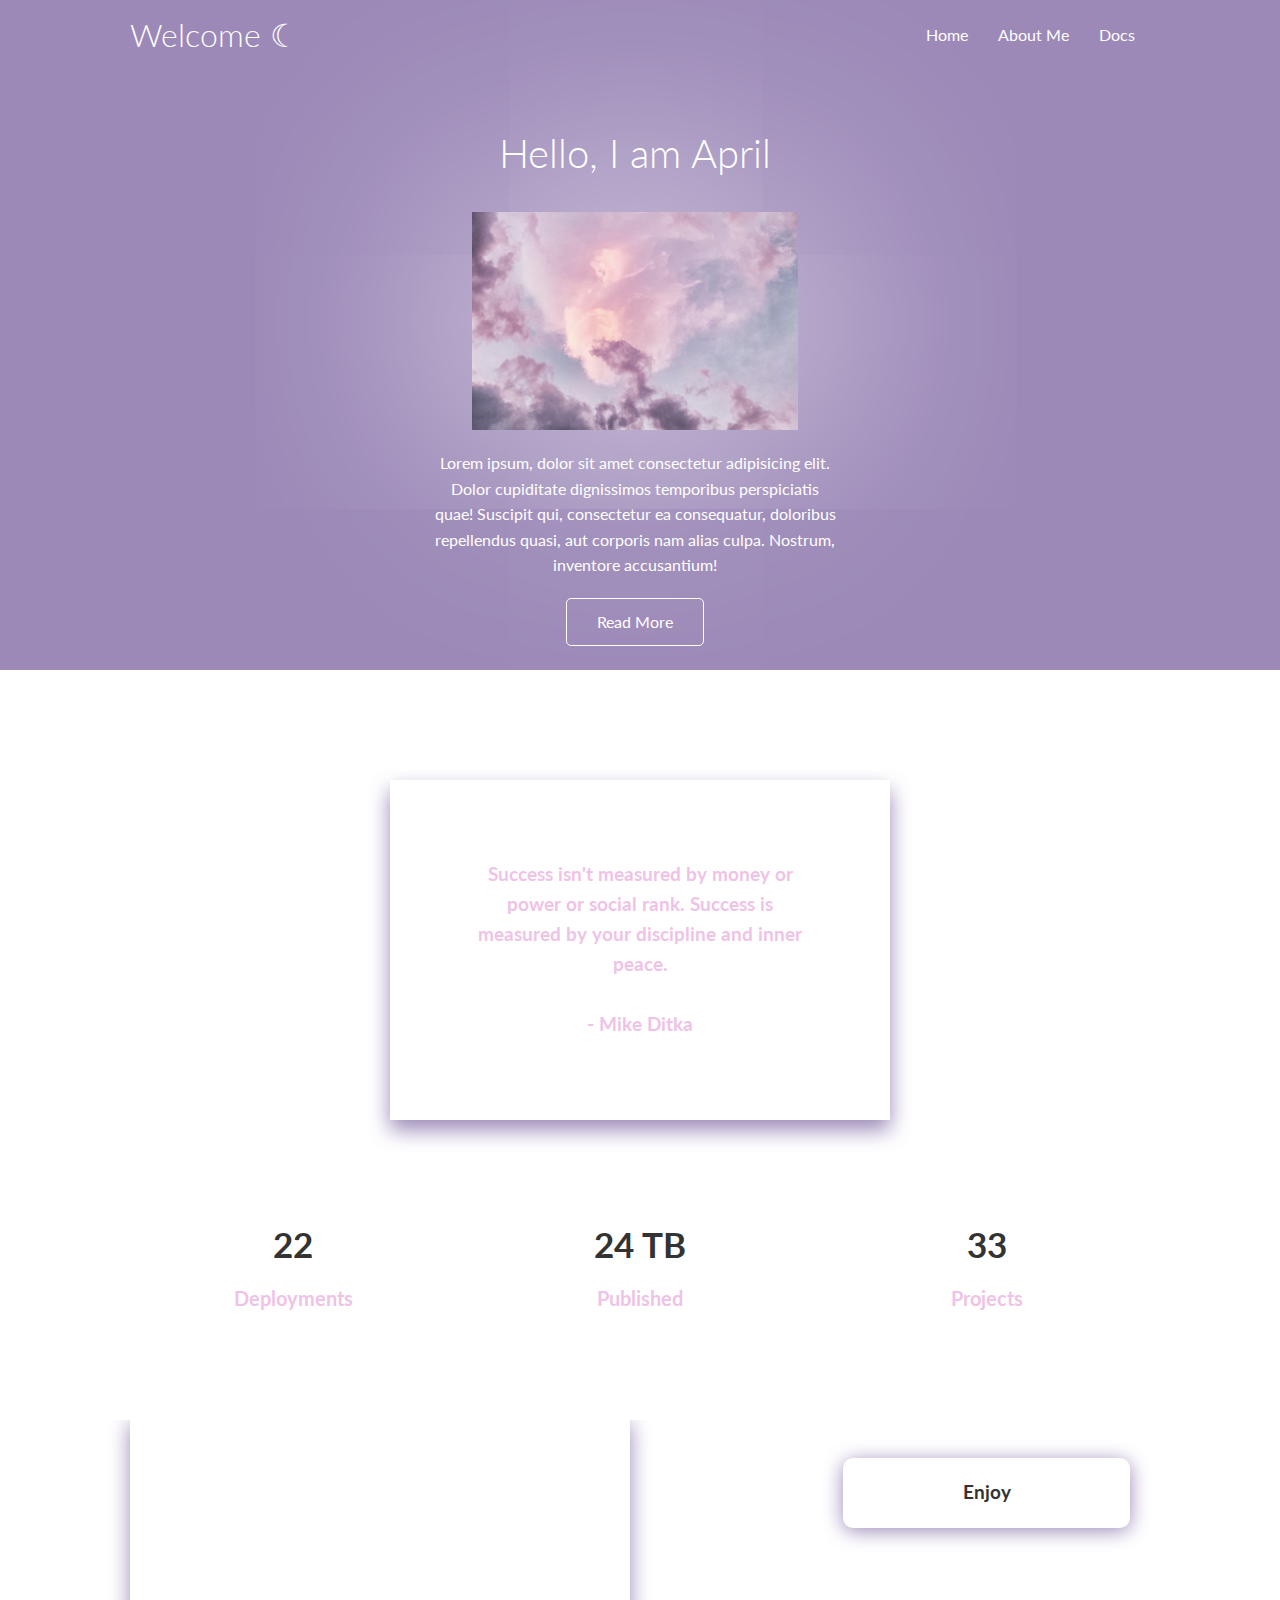
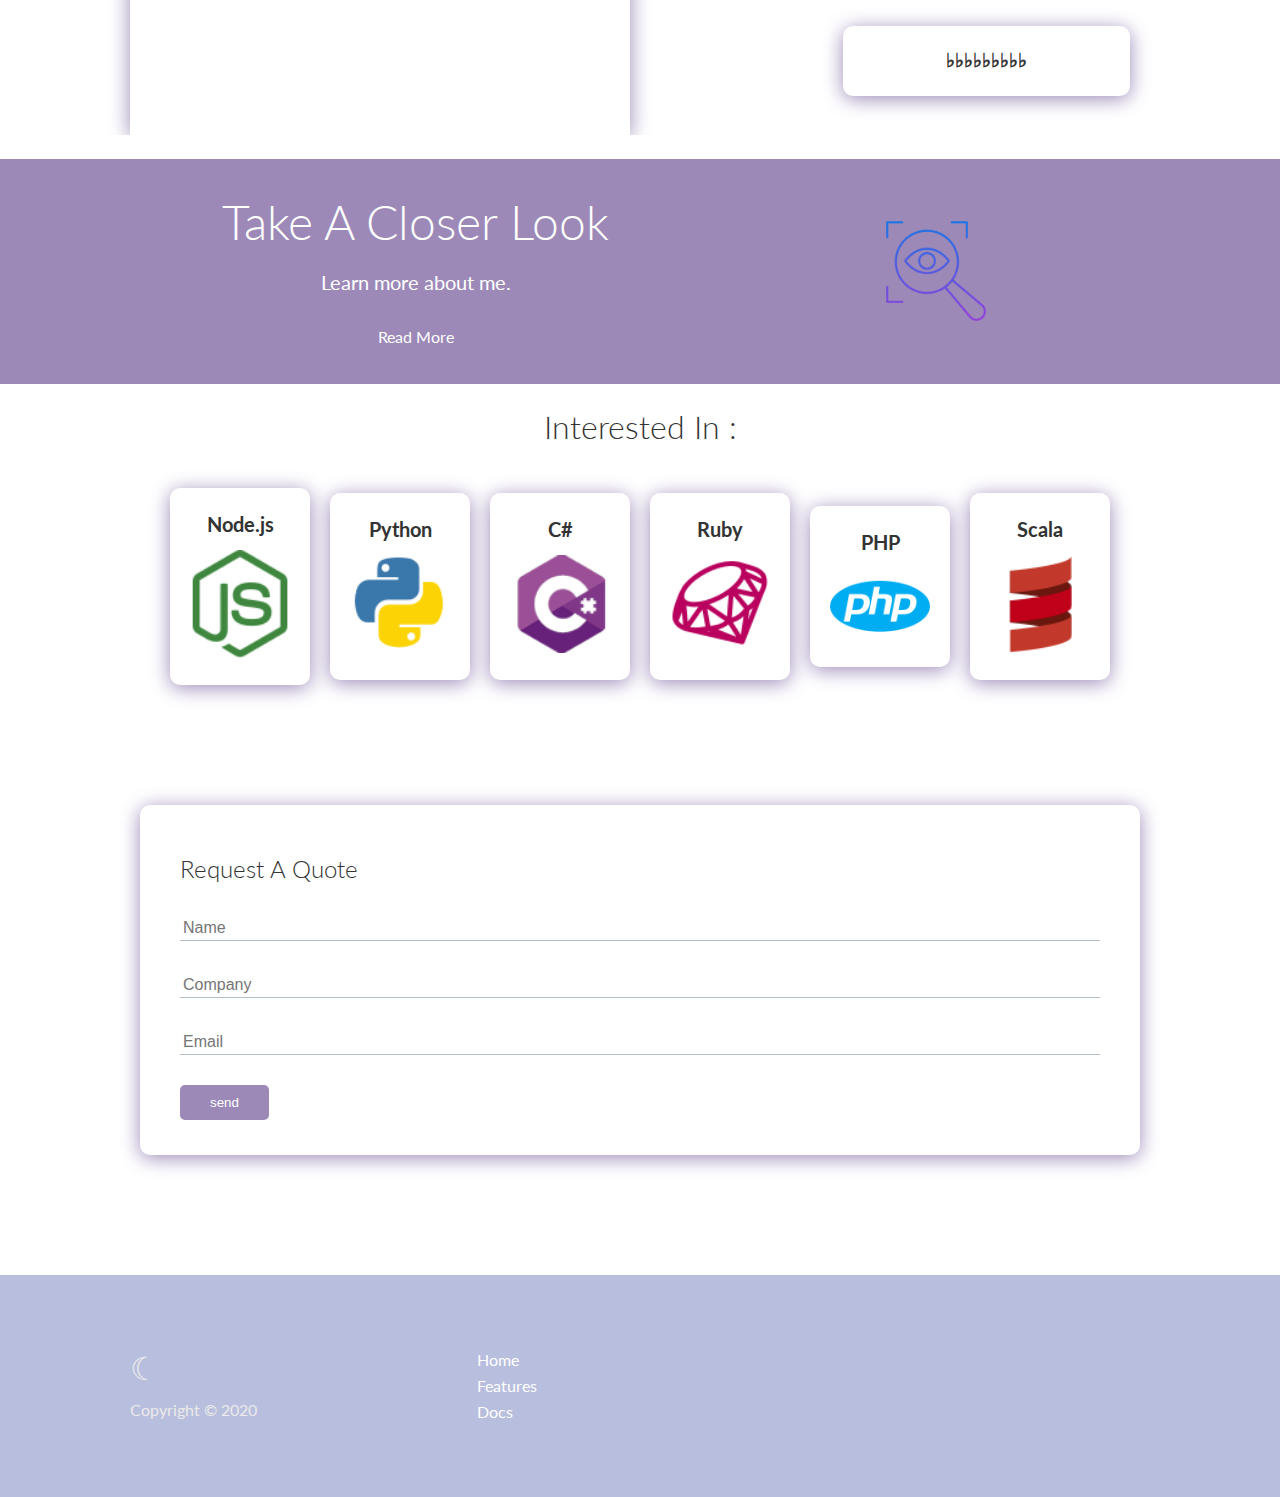
<file: index.html>
<!DOCTYPE html>
<html lang="en">
<head>
    <meta charset="UTF-8">
    <meta http-equiv="X-UA-Compatible" content="IE=edge">
    <meta name="viewport" content="width=device-width, initial-scale=1.0">
    <link rel="stylesheet" href="https://cdnjs.cloudflare.com/ajax/libs/font-awesome/5.15.1/css/all.min.css" 
    integrity="sha512-+4zCK9k+qNFUR5X+cKL9EIR+ZOhtIloNl9GIKS57V1MyNsYpYcUrUeQc9vNfzsWfV28IaLL3i96P9sdNyeRssA==" 
    crossorigin="anonymous" referrerpolicy="no-referrer" />
    <link rel="stylesheet" href="css/utilities.css">
    <link rel="stylesheet" href="css/style.css">
    <title> April &#9790; </title>
</head>
<body>
    <!-- Navbar -->
    <div class="navbar">
        <div class="container flex">
            <h1 class="logo">Welcome &#9790;</h1>
            <nav>
                <ul>
                    <li><a href="index.html">Home</a></li>
                    <li><a href="features.html">About Me</a></li>
                    <li><a href="docs.html">Docs</a></li>
                </ul>
            </nav>
        </div>
    </div>

    <!-- Showcase -->
    <section class="showcase">
        <div class="container grid">
            <div class="showcase-text">
                <h1>Hello, I am April </h1>
                <img src="images/pinkcloudss.png" alt="">
                <p>
                    Lorem ipsum, dolor sit amet consectetur adipisicing elit. Dolor cupiditate dignissimos temporibus perspiciatis quae! Suscipit qui, consectetur ea consequatur, doloribus repellendus quasi, aut corporis nam alias culpa. Nostrum, inventore accusantium!

                </p>
                <a href="features.html" class="btn btn-outline">Read More</a>
            </div>
        </div>

    </section>


    <!-- Stats -->
    <section class="stats">
        <div class="container">
            <h3 class="stats-heading text-center my-1">
                Success isn't measured by money or power or social rank. Success is measured by your discipline and inner peace. <br>
                <br> - Mike Ditka
            </h3>

            <div class="grid grid-3 text-center my-4">
                <div>
                    <i class="fas fa-server fa-3x"></i>
                    <i class="fa-thin fa-sparkles"></i>
                    <h3>22</h3>
                    <p class="text-secondary">Deployments</p>
                </div>
                <div>
                    <i class="fas fa-upload fa-3x"></i>
                    <h3>24 TB</h3>
                    <p class="text-secondary">Published</p>
                </div>
                <div>
                    <i class="fas fa-project-diagram fa-3x"></i>
                    <h3>33</h3>
                    <p class="text-secondary">Projects</p>
                </div>
            </div>
        </div>
    </section>


    <!-- Cli -->
    <section class="cli">
        <div class="container grid">
            <div>
                <iframe id="musicvideo"  width="500" height="315" src="https://www.youtube.com/embed/6NChKGSyIok?controls=0" title="YouTube video player" frameborder="0" allow="accelerometer; autoplay; clipboard-write; encrypted-media; gyroscope; picture-in-picture" allowfullscreen>
                </iframe>
            </div>        
            <div class="card">
                <h3>Enjoy</h3>
            </div>
            <div class="card">
                <h3>&#9837;&#9837;&#9837;&#9837;&#9837;&#9837;&#9837;&#9837;&#9837;</h3>
            </div>
        </div>
    </section>


    <!-- Cloud -->
    <section class="cloud bg-primary my-2 py-2">
        <div class="container grid">
            <div class="text-center">
                <h2 class="lg">Take A Closer Look</h2>
                <p class="lead my-1">
                   Learn more about me.
                </p>
                <a href="features.html" class="btn btn-dark">
                    Read More
                </a>
            </div>
            <img src="images/magnifyingglass.png" alt="">
        </div>
    </section>



    <!-- Languages -->
    <section class="languages">
        <h2 class="md text-center my-2">
            Interested In :
        </h2>
        <div class="container flex">
            <div class="card">
                <h4>Node.js</h4>
                <img src="images/logos/node.png" alt="">
            </div>
            <div class="card">
                <h4>Python</h4>
                <img src="images/logos/python.png" alt="">
            </div>
            <div class="card">
                <h4>C#</h4>
                <img src="images/logos/csharp.png" alt="">
            </div>
            <div class="card">
                <h4>Ruby</h4>
                <img src="images/logos/ruby.png" alt="">
            </div>
            <div class="card">
                <h4>PHP</h4>
                <img src="images/logos/php.png" alt="">
            </div>
            <div class="card">
                <h4>Scala</h4>
                <img src="images/logos/scala.png" alt="">
            </div>

        </div>
    </section>
    
    
    
    <!-- Form -->
    <div class="showcase-form card">
        <h2>Request A Quote</h2>
        <form>
            <div class="form-control">
                <input type="text" name="name" placeholder="Name" required>
            </div>
            <div class="form-control">
                <input type="text" name="company" placeholder="Company" required>
            </div>
            <div class="form-control">
                <input type="email" name="email" placeholder="Email" required>
            </div>
            <input type="submit" value="send" class="btn btn-primary">
        </form>
    </div>



    <!-- Footer -->
    <footer class="footer bg-dark py-5">
        <div class="container grid grid-3">
            <div>
                <h1>&#9790;</h1>
                <p>Copyright &copy; 2020</p>
            </div>
            <nav>
                <ul>
                    <li><a href="index.html">Home</a></li>
                    <li><a href="features.html">Features</a></li>
                    <li><a href="docs.html">Docs</a></li>
                </ul>
            </nav>
            <div class="social">
                <a href="#"><i class="fab fa-github fa-2x"></i></a>
                <a href="#"><i class="fab fa-facebook fa-2x"></i></a>
                <a href="#"><i class="fab fa-instagram fa-2x"></i></a>
                <a href="#"><i class="fab fa-twitter fa-2x"></i></a>
            </div>
        </div>
    </footer>










</body>
</html>
</file>
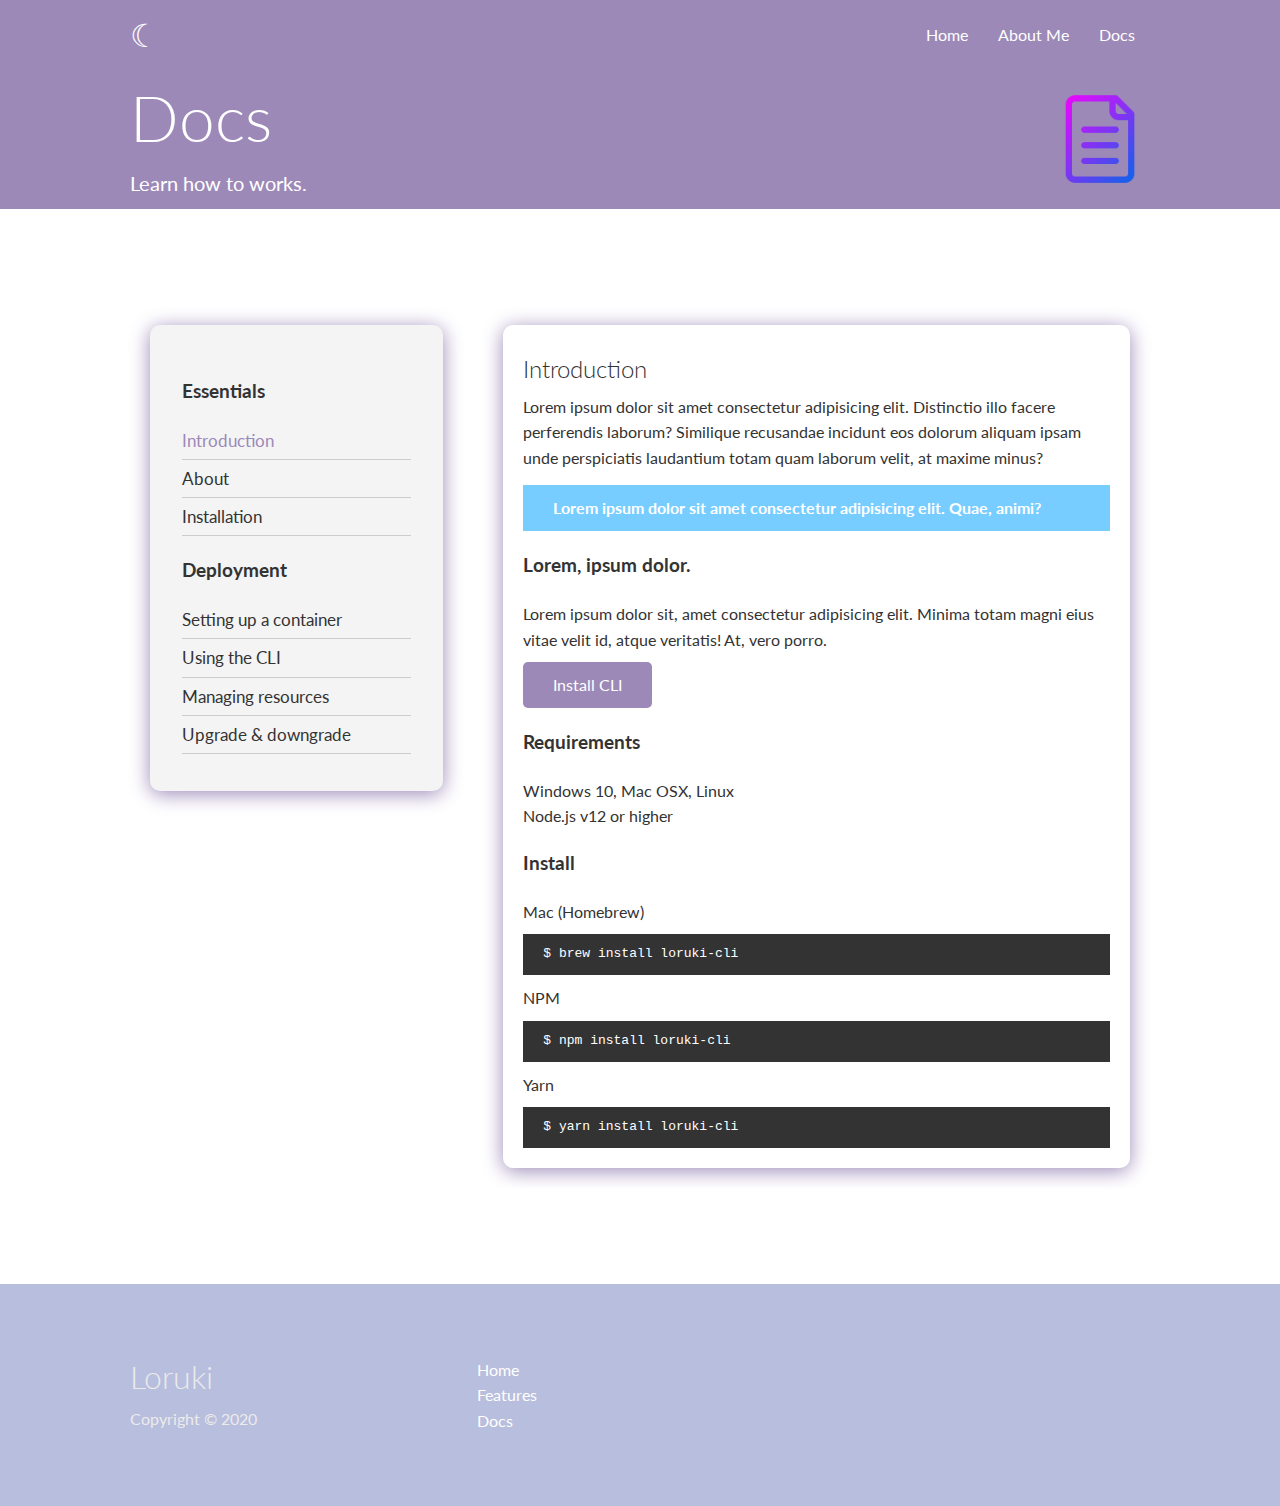
<file: docs.html>
<!DOCTYPE html>
<html lang="en">
<head>
    <meta charset="UTF-8">
    <meta http-equiv="X-UA-Compatible" content="IE=edge">
    <meta name="viewport" content="width=device-width, initial-scale=1.0">
    <link rel="stylesheet" href="https://cdnjs.cloudflare.com/ajax/libs/font-awesome/5.15.1/css/all.min.css" 
    integrity="sha512-+4zCK9k+qNFUR5X+cKL9EIR+ZOhtIloNl9GIKS57V1MyNsYpYcUrUeQc9vNfzsWfV28IaLL3i96P9sdNyeRssA==" 
    crossorigin="anonymous" referrerpolicy="no-referrer" />
    <link rel="stylesheet" href="css/utilities.css">
    <link rel="stylesheet" href="css/style.css">
    <title>Docs &#9790;</title>
</head>
<body>
    <!-- Navbar -->
    <div class="navbar">
        <div class="container flex">
            <h1 class="logo">&#9790;</h1>
            <nav>
                <ul>
                    <li><a href="index.html">Home</a></li>
                    <li><a href="features.html">About Me</a></li>
                    <li><a href="docs.html">Docs</a></li>
                </ul>
            </nav>
        </div>
    </div>


    <!-- Head -->
    <section class="docs-head bg-primary py3">
        <div class="container grid">
            <div>
                <h1 class="xl">Docs</h1>
                <p class="lead">
                    Learn how to works.
                </p>
            </div>
            <img src="images/4682738.png" alt="">
        </div>
    </section>


    <!-- Main -->
    <section class="docs-main my-4">
        <div class="container grid">
            <div class="card bg-light p-3">
                <h3 class="my-2"> Essentials</h3>
                <nav>
                    <ul>
                        <li><a class="text-primary" href="#">Introduction</a></li>
                        <li><a href="#">About</a></li>
                        <li><a href="#">Installation</a></li>
                    </ul>
                </nav>

                <h3 class="my-2">Deployment</h3>
                <nav>
                    <ul>
                        <li><a href="#">Setting up a container</a></li>
							<li><a href="#">Using the CLI</a></li>
							<li><a href="#">Managing resources</a></li>
							<li><a href="#">Upgrade & downgrade</a></li>
                    </ul>
                </nav>
            </div>
            <div class="card">
                <h2>Introduction</h2>
                <p>Lorem ipsum dolor sit amet consectetur adipisicing elit. Distinctio illo facere perferendis laborum? Similique recusandae incidunt eos dolorum aliquam ipsam unde perspiciatis laudantium totam quam laborum velit, at maxime minus?</p>

                <div class="alert alert-success">
                    <i class="fas fa-info"></i> Lorem ipsum dolor sit amet consectetur adipisicing elit. Quae, animi?
                </div>

                <h3>Lorem, ipsum dolor.</h3>
                <p>Lorem ipsum dolor sit, amet consectetur adipisicing elit. Minima totam magni eius vitae velit id, atque veritatis! At, vero porro.</p>
                <a href="#" class="btn btn-primary">Install CLI</a>

                <h3>Requirements</h3>
                <ul>
                    <li>Windows 10, Mac OSX, Linux</li>
                    <li>Node.js v12 or higher</li>
                </ul>

                <h3>Install</h3>
                <p>Mac (Homebrew)</p>
                <pre><code>$ brew install loruki-cli</code></pre>
                <p>NPM</p>
                <pre><code>$ npm install loruki-cli</code></pre>
                <p>Yarn</p>
                <pre><code>$ yarn install loruki-cli</code></pre>

            </div>
        </div>

    </section>










    


    <!-- Footer -->
    <footer class="footer bg-dark py-5">
        <div class="container grid grid-3">
            <div>
                <h1>Loruki</h1>
                <p>Copyright &copy; 2020</p>
            </div>
            <nav>
                <ul>
                    <li><a href="index.html">Home</a></li>
                    <li><a href="features.html">Features</a></li>
                    <li><a href="docs.html">Docs</a></li>
                </ul>
            </nav>
            <div class="social">
                <a href="#"><i class="fab fa-github fa-2x"></i></a>
                <a href="#"><i class="fab fa-facebook fa-2x"></i></a>
                <a href="#"><i class="fab fa-instagram fa-2x"></i></a>
                <a href="#"><i class="fab fa-twitter fa-2x"></i></a>
            </div>
        </div>
    </footer>
</body>
</html>
</file>
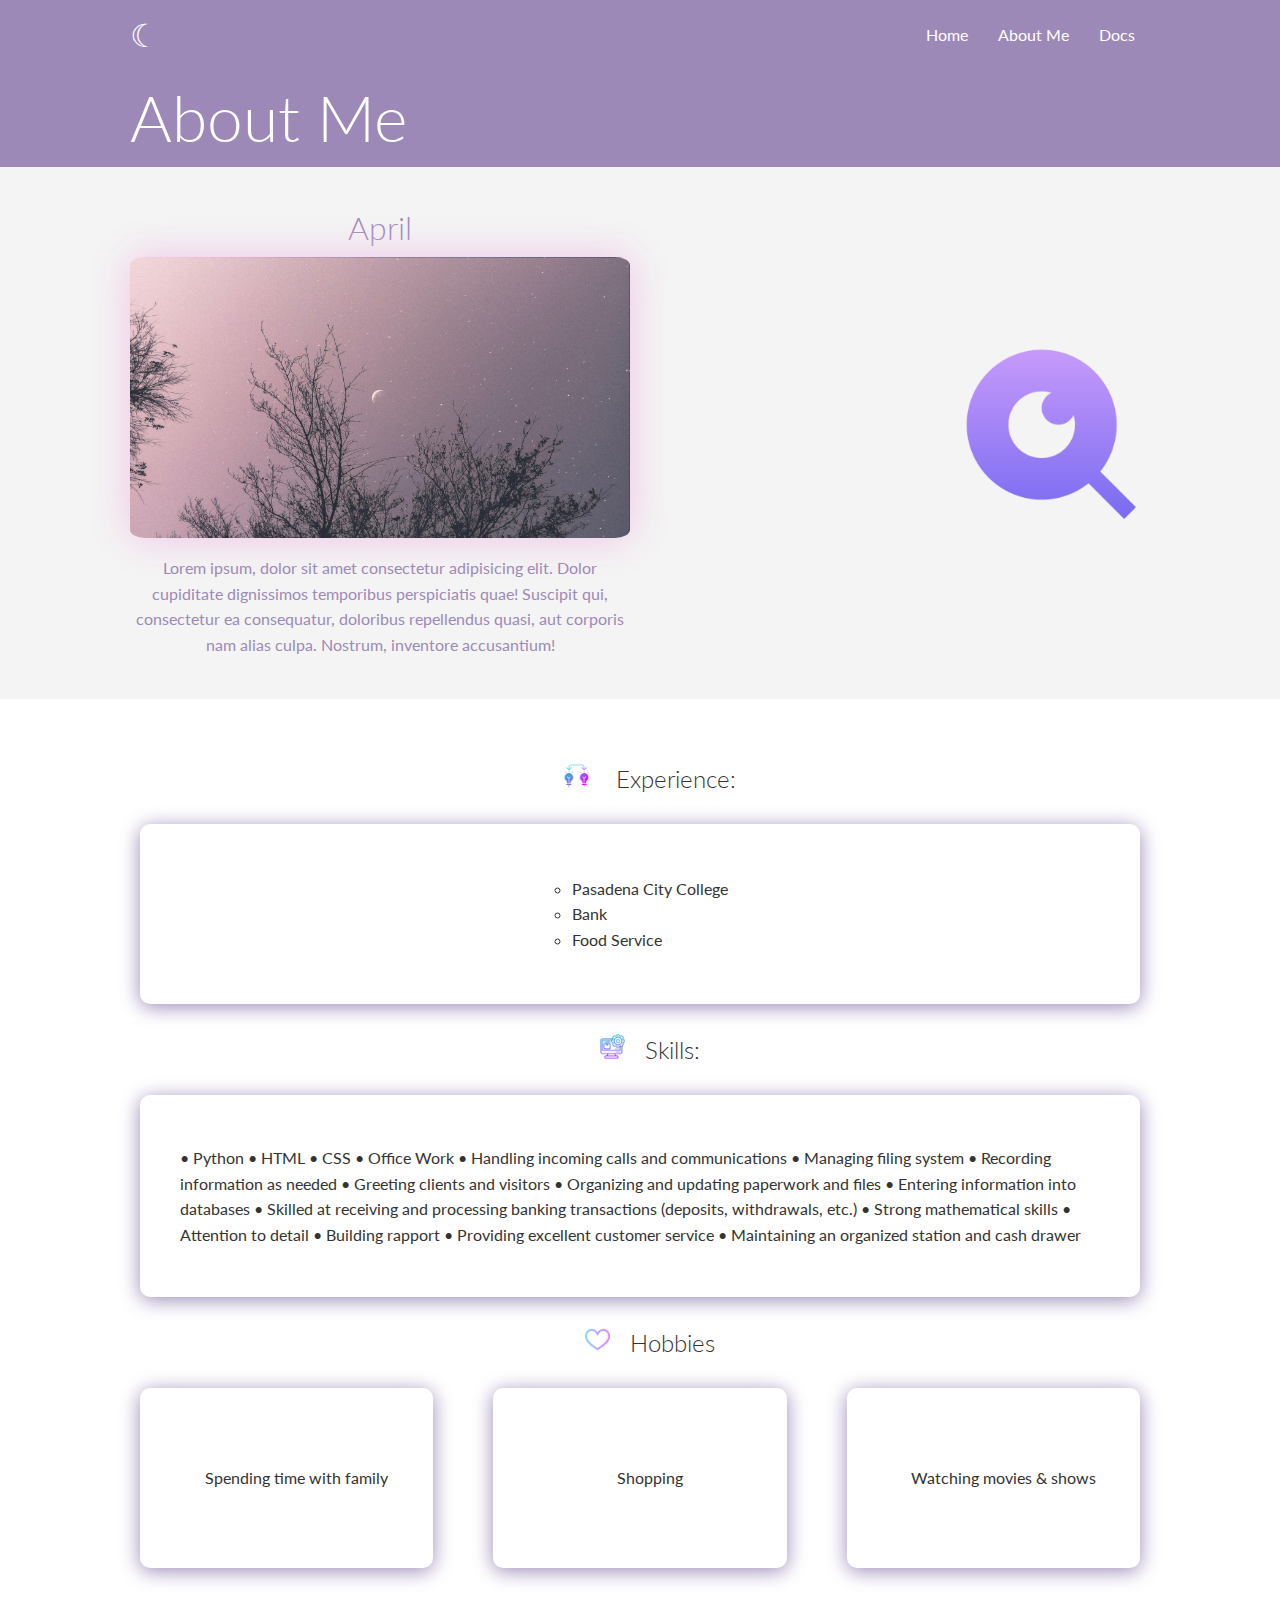
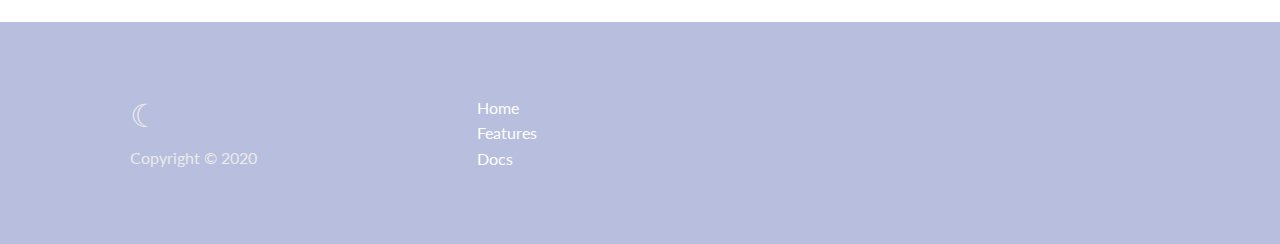
<file: features.html>
<!DOCTYPE html>
<html lang="en">
<head>
    <meta charset="UTF-8">
    <meta http-equiv="X-UA-Compatible" content="IE=edge">
    <meta name="viewport" content="width=device-width, initial-scale=1.0">
    <link rel="stylesheet" href="https://cdnjs.cloudflare.com/ajax/libs/font-awesome/5.15.1/css/all.min.css" 
    integrity="sha512-+4zCK9k+qNFUR5X+cKL9EIR+ZOhtIloNl9GIKS57V1MyNsYpYcUrUeQc9vNfzsWfV28IaLL3i96P9sdNyeRssA==" 
    crossorigin="anonymous" referrerpolicy="no-referrer" />
    <link rel="stylesheet" href="css/utilities.css">
    <link rel="stylesheet" href="css/style.css">
    <title>About Me &#9790;</title>
</head>
<body>
    <!-- Navbar -->
    <div class="navbar">
        <div class="container flex">
            <h1 class="logo">&#9790;</h1>
            <nav>
                <ul>
                    <li><a href="index.html">Home</a></li>
                    <li><a href="features.html">About Me</a></li>
                    <li><a href="docs.html">Docs</a></li>
                </ul>
            </nav>
        </div>
    </div>


    <!-- Head -->
    <section class="features-head bg-primary py3">
        <div class="container grid">
            <div>
                <h1 class="xl">About Me</h1>
                <p class="lead">
                </p>
            </div>
        </div>
    </section>



    <!-- Sub head -->
    <section class="features-sub-head bg-light py-3">
        <div class="container grid">
            <div>
                <h1 class="md">April</h1>
                <img id="pinkskytrees" src="images/pinkskytrees.avif" alt="">
                <p>
                    Lorem ipsum, dolor sit amet consectetur adipisicing elit. Dolor cupiditate dignissimos temporibus perspiciatis quae! Suscipit qui, consectetur ea consequatur, doloribus repellendus quasi, aut corporis nam alias culpa. Nostrum, inventore accusantium!
                </p>
            </div>
            <img src="images/moonmagnifyn.png" alt="">
        </div>
    </section>

    <section class="features-main my-2">
        <div class="container grid grid-3">
            <div class="headone flex">
                <h2> <img class="eshicons"  src="images/pinkbluelightbulb.png" alt=""> Experience:</h2>
            </div>
            <div class="card flex">
                <i></i>
                <p>
                    <ul id="xlist">
                        <li>Pasadena City College</li>
                        <li>Bank</li>
                        <li>Food Service</li>
                    </ul>
                </p>
            </div>
            <div class="headone flex">
                <h2><img class="eshicons" src="images/pinkbluecomputer.png" alt="">Skills:</h2>
            </div>
            <div class="card flex">
                <i></i>
                <p>
                    • Python • HTML • CSS • Office Work • Handling incoming calls and communications • Managing filing system
                    • Recording information as needed
                    • Greeting clients and visitors
                    • Organizing and updating paperwork and files • Entering information into databases • Skilled at receiving and processing banking transactions (deposits, withdrawals, etc.) 
                    • Strong mathematical skills
                    • Attention to detail
                    • Building rapport
                    • Providing excellent customer service
                    • Maintaining an organized station and cash drawer
                    
                </p>
            </div>
            <div class="headone flex">
                <h2><img class="eshicons" src="images/pinkblueheart.png" alt="">Hobbies</h2>
            </div>
            <div class="card flex">
                <i></i>
                <p>
                    Spending time with family
                </p>
            </div>
            <div class="card flex">
                <i></i>
                <p>
                    Shopping
                </p>
            </div>
            <div class="card flex">
                <i></i>
                <p>
                   Watching movies & shows
                </p>
            </div>

        </div>
    </section>



    


    <!-- Footer -->
    <footer class="footer bg-dark py-5">
        <div class="container grid grid-3">
            <div>
                <h1>&#9790;</h1>
                <p>Copyright &copy; 2020</p>
            </div>
            <nav>
                <ul>
                    <li><a href="index.html">Home</a></li>
                    <li><a href="features.html">Features</a></li>
                    <li><a href="docs.html">Docs</a></li>
                </ul>
            </nav>
            <div class="social">
                <a href="#"><i class="fab fa-github fa-2x"></i></a>
                <a href="#"><i class="fab fa-facebook fa-2x"></i></a>
                <a href="#"><i class="fab fa-instagram fa-2x"></i></a>
                <a href="#"><i class="fab fa-twitter fa-2x"></i></a>
            </div>
        </div>
    </footer>
</body>
</html>
</file>
<file: css/utilities.css>
/* Utilities */
.container {
    max-width: 1100px;
    margin: 0 auto;
    overflow: auto;
    padding: 0 40px;
}


.card {
    background-color: #fff;
    color: #333;
    border-radius: 10px;
    box-shadow: 0 3px 20px var(--primary-color);
    padding: 20px;
    margin: 20px;
}


.btn {
    display: inline-block;
    padding: 10px 30px;
    cursor: pointer;
    background: var(--primary-color);
    color: #fff;
    border: none;
    border-radius: 5px;
}



.btn-outline {
    background-color: transparent;
    border: 1px #fff solid;
}


.btn:hover {
    transform: scale(0.98);
}





/* Backgrounds & Colored Buttons */

.bg-primary,
.btn-primary {
    background-color: var(--primary-color);
    color: #fff;
}


.bg-secondary,
.btn-secondary {
    background-color: var(--secondary-color);
    color: #fff;
}


.bg-dark,
.btn-dark {
    background-color: var(--dark-color);
    color: #fff;
}


.bg-primary a,
.btn-primary a,
.bg-secondary a,
.btn-secondary a,
.bg-dark a,
.btn-dark a {
  color: #fff;
}






.bg-light,
.btn-light {
    background-color: var(--light-color);
    color: #333;
}



/* Text colors */
.text-primary {
    color: var(--primary-color);
}
  
.text-secondary {
    color: var(--secondary-color);
}
  
.text-dark {
    color: var(--dark-color);
}
  
.text-light {
    color: var(--light-color);
}
















/* Text Sizes */

.lead {
    font-size: 20px;
}

.sm {
    font-size: 1rem;
}


.md {
    font-size: 2rem;
}

.lg {
    font-size: 3rem;
}


.xl {
    font-size: 4rem;
}


.text-center {
    text-align: center;
}




/* Alert */
.alert {
    background-color: var(--light-color);
    padding: 10px 20px;
    font-weight: bold;
    margin: 15px 0;
}

.alert i {
    margin-right: 10px;
}

.alert-success {
    background-color: var(--success-color);
    color: #fff;
}

.alert-error {
    background-color: var(--error-color);
    color: #fff;
}
















.flex {
    display: flex;
    justify-content: center;
    align-items: center;
    height: 100%;
}


.grid {
    display: grid;
    grid-template-columns: repeat(2, 1fr);
    gap: 20px;
    justify-content: center;
    align-items: center;
    height: 100%;
}


.grid-3 {
    grid-template-columns: repeat(3, 1fr);
}




/* Margin */

.my-1 {
    margin: 1rem 0;
}
  
.my-2 {
    margin: 1.5rem 0;
}
  
.my-3 {
    margin: 2rem 0;
}
  
.my-4 {
    margin: 6rem 0;
}
  
.my-5 {
    margin: 4rem 0;
}
  
.m-1 {
    margin: 1rem;
}
  
.m-2 {
    margin: 1.5rem;
}
  
.m-3 {
    margin: 2rem;
}
  
.m-4 {
    margin: 3rem;
}
  
.m-5 {
    margin: 4rem;
}





/* Padding */
.py-1 {
    padding: 1rem 0;
  }
  
  .py-2 {
    padding: 1.5rem 0;
  }
  
  .py-3 {
    padding: 2rem 0;
  }
  
  .py-4 {
    padding: 3rem 0;
  }
  
  .py-5 {
    padding: 4rem 0;
  }
  
  .p-1 {
    padding: 1rem;
  }
  
  .p-2 {
    padding: 1.5rem;
  }
  
  .p-3 {
    padding: 2rem;
  }
  
  .p-4 {
    padding: 3rem;
  }
  
  .p-5 {
    padding: 4rem;
  }
</file>
<file: css/style.css>
@import url('https://fonts.googleapis.com/css2?family=Lato:wght@300&display=swap');

:root {
    --primary-color: #9c89b8;
    --secondary-color: #efc3e6;
    --third-color: #AF9DCB
    --dark-color: #b8bedd;
    --light-color: #f4f4f4;
    --success-color: #77cdff;
    --error-color: #d9534f;
}






* {
    box-sizing: border-box;
    padding: 0;
    margin: 0;
}


body {
    font-family: 'Lato', sans-serif;
    color: #333;
    line-height: 1.6;
}


ul {
    list-style-type: none;
}


a {
    text-decoration: none;
    color: #333;
}


h1,
h2 {
    font-weight: 300;
    line-height: 1.2;
    margin: 10px 0;
}


p {
    margin: 10px 0;
}


img {
    width: 100px;
}


code, pre {
    background: #333;
    color: #fff;
    padding: 10px;
}





/* Navbar Styling */

.navbar {
    background-color: var(--primary-color);
    color: #fff;
    height: 70px;
}


.navbar ul {
    display: flex;
}



.navbar a {
    color: #fff;
    padding: 10px;
    margin:  0 5px;
}


.navbar a:hover {
    border-bottom: 2px #fff solid;
}




.navbar .flex {
    justify-content: space-between;
}


/* Showcase */
.showcase {
    height: 600px;
    background-color:  var(--primary-color);
    color: #fff;
    position: relative;
}


.showcase img {
    width: 80%;
    height: 50%;
    margin: auto;
    display: block;
    box-shadow: 0px 0px 1000px #fff;
}

.showcase img:hover {
    transform: translateY(-5px);
}



.showcase h1 {
    font-size: 40px;
    padding: 25px;
}


.showcase p {
    margin: 20px 0;
}


.showcase .grid {
    overflow: visible;
    grid-template-columns: 40% 0%;
    gap: 10px;
}


.showcase-text {
    text-align: center;
    animation: slideInFromLeft 1s ease-in;
}






.showcase-form {
    position: relative;
    margin: 100px auto;
    top: -20px;
    height: 350px;
    width: 1000px;
    padding: 40px;
    z-index: 100;
    justify-self: center;
    animation: slideInFromBottom 1s ease-in;
    

}

.showcase-form:hover {
    transform: translateY(-10px);

}


.showcase-form .form-control {
    margin: 30px 0;
}



.showcase-form input[type='text'],
.showcase-form input[type='email'] {
    border: 0;
    border-bottom: 1px solid #b4becb;
    width: 100%;
    padding: 3px;
    font-size: 16px;
}


.showcase-form input:focus {
    outline: none;
}







/* Stats */


.stats {
    padding-top: 100px;
    animation: slideInFromBottom 1s ease-in;
}


.stats-heading {
    max-width: 500px;
    margin: 10px auto;
    color: var(--secondary-color);
    display: block;
    box-shadow: 0px 10px 20px var(--primary-color);
    padding: 80px;
}

.stats-heading:hover {
    transform: translateY(-5px);

}

.stats .grid h3 {
    font-size: 35px;
}


.stats .grid p {
    font-size: 20px;
    font-weight: bold;
}


/* Cli */


.cli .grid {
    grid-template-columns: repeat(3,1fr);
    grid-template-rows: repeat(2,1fr);
}


.cli .grid > *:first-child {
    grid-column: 1 / span 2;
    grid-row: 1 / span 2;
}

.cli .card {
    text-align: center;
}
.cli .card:hover {
    transform: translateY(-10px);

}

#musicvideo {
    display: block;
    box-shadow: 0px 3px 20px var(--primary-color);
}

#musicvideo:hover {
    transform: translateY(-5px);

}




/* Cloud */

.cloud .grid {
    grid-template-columns: 4fr 3fr;
}

.cloud img {
    justify-self: center;
}

/* Languages */

.languages .flex {
    flex-wrap: wrap;
}


.languages .card {
    text-align: center;
    margin: 18px 10px 40px;
    transition: transform 0.2s ease-in;
}

.languages .card h4 {
    font-size: 20px;
    margin-bottom: 10px;
}

.languages .card:hover {
    transform: translateY(-15px);
}



/* Features  */

.features-head img,
.docs-head img {
    width: 200px;
    justify-self: flex-end;
}

.features-sub-head #pinkskytrees {
    width: 500px;
    border-radius: 3%;
    box-shadow: 0px 0px 40px var(--secondary-color);

}

.features-sub-head .md {
    text-align: center;
    display: block;
    color: var(--primary-color);

}

.features-sub-head p {
    text-align: center;
    color: var(--primary-color);
}


.features-sub-head img {
    width: 200px;
    justify-self: flex-end;
}

.features-main ul li {
    list-style-type: circle;
}



.features-main .card > i {
    margin: 50px 10px;
}

.features-main .card img {
    width: 200px;
    margin: auto;
}

.features-main .eshicons {
    width: 25px;
    margin: 0px 20px;
}



.features-main .grid {
    padding: 30px;
}

.features-main .grid > *:first-child {
    grid-column: 1 / span 3;
}

.features-main .grid > *:nth-child(2) {
    grid-column: 1 / span 3;
}

.features-main .grid > *:nth-child(3){
    grid-column: 1 / span 3
}

.features-main .grid > *:nth-child(4){
    grid-column: 1 / span 3
}

.features-main .grid > *:nth-child(5){
    grid-column: 1 / span 3
}







/* Docs */

.docs-main h3 {
    margin:  20px 0;
}

.docs-main .grid {
    grid-template-columns: 1fr 2fr;
    align-items: flex-start;
}

.docs-main nav li {
    font-size: 17px;
    padding-bottom: 5px;
    margin-bottom: 5px;
    border-bottom: 1px #ccc solid;
}


.docs-main a:hover {
    font-weight: bold;
}

.docs-head img {
    width: 100px;
}







/* Footer */

.footer {
    background: #b8bedd;
    color: #EBEBEB;
}

.footer .social a {
    margin: 0 10px;
}




/* Animations */

@keyframes slideInFromLeft {
    0% {
        transform: translateX(-100%);
    }

    100% {
        transform: translateX(0);
    }
}

@keyframes slideInFromRight {
    0% {
        transform: translateX(100%);
    }

    100% {
        transform: translateX(0);
    }
}

@keyframes slideInFromTop {
    0% {
        transform: translateY(-100%);
    }

    100% {
        transform: translateX(0);
    }
}



@keyframes slideInFromBottom {
    0% {
        transform: translateY(100%);
    }

    100% {
        transform: translateX(0);
    }
}















/* Tablets and Under */

@media(max-width: 768px) {
    .grid,
    .showcase .grid,
    .stats .grid,
    .cli .grid,
    .cloud .grid,
    .features-main .grid,
    .docs-main .grid {
        grid-template-columns: 1fr;
        grid-template-rows: 1fr;
    }


    .showcase {
        height: auto;
        padding: 50px;
    }

    .showcase-text {
        text-align: center;
        margin-top: 40px;
        animation: slideInFromTop 1s ease-in;
    }

    .showcase-form {
        justify-self: center;
        width:  400px;
        margin: 100px auto;
        animation: slideInFromBottom 1s ease-in;
    }

    .cli .grid > *:first-child {
        grid-column: 1;
        grid-row: 1;
      }

    .features-head,
    .features-sub-head,
    .docs-head {
        text-align: center;
    }

    .features-head img,
    .features-sub-head img,
    .docs-head img{
        justify-self: center;
    }

    .features-main .grid > *:first-child,
    .features-main .grid > *:nth-child(2),
    .features-main .grid > *:nth-child(3),
    .features-main .grid > *:nth-child(4),
    .features-main .grid > *:nth-child(5) {
        grid-column: 1;
    }

    #musicvideo {
        width: 400px;
        margin: auto;
    }

    .features-sub-head #pinkskytrees {
        width: 400px;
    }
    
    
    .features-sub-head img {
        width: 100px;
        justify-self: center;
    }
}












/* Mobile */

@media(max-width: 500px) {
    .navbar {
        height: 110px;
    }

    .navbar .flex {
        flex-direction: column;
    }

    .navbar ul {
        padding: 10px;
        background-color: rgba(0, 0, 0, 0.1);
    }


    .showcase-form {
        width: 275px;
    }

    #musicvideo {
        width: 300px;
        margin: auto;
    }

    .features-sub-head #pinkskytrees {
        width: 300px;
    }
    
    
    .features-sub-head img {
        width: 50px;
        justify-self: center;
    }
}
</file>
